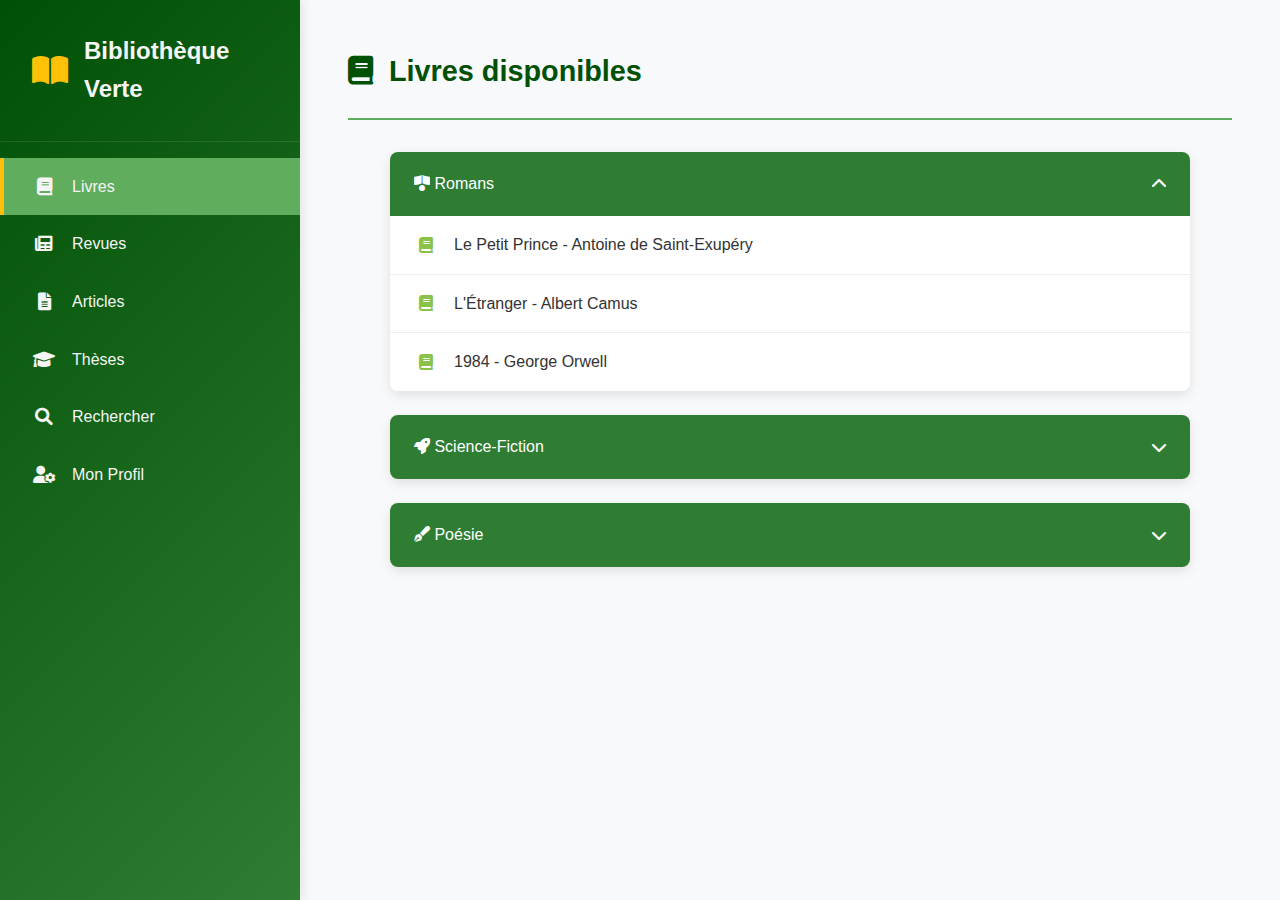
<file: BIBLIOTHEQUE/authentification/templates/lecture.html>
<!DOCTYPE html>
<html lang="fr">
<head>
    <meta charset="UTF-8">
    <meta name="viewport" content="width=device-width, initial-scale=1.0">
    <title>Bibliothèque en Ligne</title>
    <link rel="stylesheet" href="https://cdnjs.cloudflare.com/ajax/libs/font-awesome/6.0.0-beta3/css/all.min.css">
    <style>
        :root {
            --primary-color: #2e7d32;
            --primary-light: #60ad5e;
            --primary-dark: #005005;
            --secondary-color: #8bc34a;
            --accent-color: #ffc107;
            --text-light: #f5f5f5;
            --text-dark: #333;
            --background: #f8f9fa;
            --card-bg: #ffffff;
            --shadow: 0 4px 12px rgba(0, 0, 0, 0.1);
        }

        * {
            margin: 0;
            padding: 0;
            box-sizing: border-box;
        }

        body {
            font-family: 'Segoe UI', Tahoma, Geneva, Verdana, sans-serif;
            background-color: var(--background);
            color: var(--text-dark);
            display: flex;
            min-height: 100vh;
            line-height: 1.6;
        }

        /* Navigation verticale */
        .sidebar {
            width: 300px;
            background: linear-gradient(135deg, var(--primary-dark), var(--primary-color));
            color: var(--text-light);
            padding: 2rem 0;
            height: 100vh;
            position: sticky;
            top: 0;
            overflow-y: auto;
            box-shadow: 2px 0 10px rgba(0, 0, 0, 0.1);
        }

        .sidebar-header {
            padding: 0 2rem 2rem;
            border-bottom: 1px solid rgba(255, 255, 255, 0.1);
            display: flex;
            align-items: center;
            gap: 1rem;
        }

        .sidebar-header i {
            font-size: 2rem;
            color: var(--accent-color);
        }

        .sidebar-header h1 {
            font-size: 1.5rem;
            font-weight: 600;
        }

        .nav-menu {
            padding: 1rem 0;
        }

        .nav-item {
            list-style: none;
        }

        .nav-link {
            display: flex;
            align-items: center;
            gap: 1rem;
            padding: 1rem 2rem;
            color: var(--text-light);
            text-decoration: none;
            transition: all 0.3s;
            position: relative;
        }

        .nav-link:hover, .nav-link:focus {
            background-color: rgba(255, 255, 255, 0.1);
            padding-left: 2.5rem;
        }

        .nav-link i {
            width: 24px;
            text-align: center;
            font-size: 1.1rem;
        }

        .nav-link.active {
            background-color: var(--primary-light);
            font-weight: 500;
        }

        .nav-link.active::before {
            content: '';
            position: absolute;
            left: 0;
            top: 0;
            height: 100%;
            width: 4px;
            background-color: var(--accent-color);
        }

        /* Contenu principal */
        .main-content {
            flex: 1;
            padding: 3rem;
            max-width: calc(100% - 300px);
        }

        .page-header {
            display: flex;
            justify-content: space-between;
            align-items: center;
            margin-bottom: 2rem;
            padding-bottom: 1.5rem;
            border-bottom: 2px solid var(--primary-light);
        }

        .page-title {
            color: var(--primary-dark);
            font-size: 1.8rem;
            display: flex;
            align-items: center;
            gap: 1rem;
        }

        /* Liste déroulante des documents */
        .dropdown-container {
            max-width: 800px;
            margin: 0 auto;
        }

        .dropdown {
            margin-bottom: 1.5rem;
            border-radius: 8px;
            overflow: hidden;
            box-shadow: var(--shadow);
            transition: all 0.3s;
        }

        .dropdown:hover {
            box-shadow: 0 6px 16px rgba(0, 0, 0, 0.15);
        }

        .dropdown-header {
            background-color: var(--primary-color);
            color: white;
            padding: 1.2rem 1.5rem;
            cursor: pointer;
            display: flex;
            justify-content: space-between;
            align-items: center;
            font-weight: 500;
            transition: background-color 0.3s;
        }

        .dropdown-header:hover {
            background-color: var(--primary-light);
        }

        .dropdown-header i {
            transition: transform 0.3s;
        }

        .dropdown-header.active i {
            transform: rotate(180deg);
        }

        .dropdown-content {
            background-color: var(--card-bg);
            max-height: 0;
            overflow: hidden;
            transition: max-height 0.3s ease-out;
        }

        .dropdown-content.show {
            max-height: 1000px;
            transition: max-height 0.5s ease-in;
        }

        .documents-list {
            list-style: none;
        }

        .document-item {
            border-bottom: 1px solid #eee;
        }

        .document-item:last-child {
            border-bottom: none;
        }

        .document-link {
            display: block;
            padding: 1rem 1.5rem;
            color: var(--text-dark);
            text-decoration: none;
            display: flex;
            align-items: center;
            gap: 1rem;
            transition: all 0.2s;
        }

        .document-link:hover {
            background-color: rgba(139, 195, 74, 0.1);
            padding-left: 2rem;
            color: var(--primary-dark);
        }

        .document-link i {
            color: var(--secondary-color);
            width: 24px;
            text-align: center;
        }

        /* Vue de lecture */
        .reader-container {
            background-color: var(--card-bg);
            border-radius: 8px;
            box-shadow: var(--shadow);
            padding: 2.5rem;
            margin: 2rem auto;
            max-width: 800px;
            display: none;
        }

        .reader-container.show {
            display: block;
            animation: fadeIn 0.5s;
        }

        @keyframes fadeIn {
            from { opacity: 0; transform: translateY(20px); }
            to { opacity: 1; transform: translateY(0); }
        }

        .document-title {
            color: var(--primary-dark);
            margin-bottom: 1.5rem;
            padding-bottom: 1rem;
            border-bottom: 2px solid var(--primary-light);
            font-size: 1.5rem;
            display: flex;
            align-items: center;
            gap: 1rem;
        }

        .document-title i {
            color: var(--accent-color);
        }

        .page-content {
            line-height: 1.8;
            margin-bottom: 2rem;
            min-height: 60vh;
            font-size: 1.1rem;
        }

        .page-number {
            text-align: center;
            color: var(--primary-light);
            font-weight: bold;
            margin-bottom: 1.5rem;
            font-size: 0.9rem;
        }

        .pagination {
            display: flex;
            justify-content: space-between;
            margin-top: 2rem;
        }

        .page-btn {
            padding: 0.8rem 1.5rem;
            background-color: var(--primary-color);
            color: white;
            border: none;
            border-radius: 4px;
            cursor: pointer;
            text-decoration: none;
            transition: all 0.3s;
            display: flex;
            align-items: center;
            gap: 0.5rem;
            font-weight: 500;
        }

        .page-btn:hover {
            background-color: var(--primary-dark);
            transform: translateY(-2px);
            box-shadow: 0 4px 8px rgba(0, 0, 0, 0.1);
        }

        .page-btn:disabled {
            background-color: #cccccc;
            cursor: not-allowed;
            transform: none;
            box-shadow: none;
        }

        .back-to-list {
            display: inline-block;
            margin-top: 2rem;
            padding: 0.6rem 1.2rem;
            background-color: var(--secondary-color);
            color: white;
            text-decoration: none;
            border-radius: 4px;
            transition: all 0.3s;
        }

        .back-to-list:hover {
            background-color: var(--primary-light);
        }

        /* Responsive */
        @media (max-width: 992px) {
            body {
                flex-direction: column;
            }

            .sidebar {
                width: 100%;
                height: auto;
                position: relative;
                padding: 1.5rem 0;
            }

            .main-content {
                max-width: 100%;
                padding: 2rem;
            }

            .dropdown-container {
                max-width: 100%;
            }
        }

        @media (max-width: 576px) {
            .main-content {
                padding: 1.5rem;
            }

            .reader-container {
                padding: 1.5rem;
            }

            .page-title {
                font-size: 1.5rem;
            }

            .document-title {
                font-size: 1.3rem;
            }
        }
    </style>
</head>
<body>
    <!-- Navigation verticale -->
    <nav class="sidebar">
        <div class="sidebar-header">
            <i class="fas fa-book-open"></i>
            <h1>Bibliothèque Verte</h1>
        </div>
        <ul class="nav-menu">
            <li class="nav-item">
                <a href="#livres" class="nav-link active">
                    <i class="fas fa-book"></i>
                    <span>Livres</span>
                </a>
            </li>
            <li class="nav-item">
                <a href="#revues" class="nav-link">
                    <i class="fas fa-newspaper"></i>
                    <span>Revues</span>
                </a>
            </li>
            <li class="nav-item">
                <a href="#articles" class="nav-link">
                    <i class="fas fa-file-alt"></i>
                    <span>Articles</span>
                </a>
            </li>
            <li class="nav-item">
                <a href="#theses" class="nav-link">
                    <i class="fas fa-graduation-cap"></i>
                    <span>Thèses</span>
                </a>
            </li>
            <li class="nav-item">
                <a href="#" class="nav-link">
                    <i class="fas fa-search"></i>
                    <span>Rechercher</span>
                </a>
            </li>
            <li class="nav-item">
                <a href="{% url 'espace_lecteur'%}" class="nav-link">
                    <i class="fas fa-user-cog"></i>
                    <span>Mon Profil</span>
                </a>
            </li>
        </ul>
    </nav>

    <!-- Contenu principal -->
    <main class="main-content">
        <!-- Section Livres (visible par défaut) -->
        <section id="livres">
            <div class="page-header">
                <h2 class="page-title"><i class="fas fa-book"></i> Livres disponibles</h2>
            </div>

            <div class="dropdown-container">
                <!-- Roman -->
                <div class="dropdown">
                    <div class="dropdown-header" onclick="toggleDropdown(this)">
                        <span><i class="fas fa-book-reader"></i> Romans</span>
                        <i class="fas fa-chevron-down"></i>
                    </div>
                    <div class="dropdown-content" id="roman-dropdown">
                        <ul class="documents-list">
                            <li class="document-item">
                                <a href="#le-petit-prince" class="document-link" onclick="showDocument('le-petit-prince', 'Le Petit Prince', 3)">
                                    <i class="fas fa-book"></i>
                                    <span>Le Petit Prince - Antoine de Saint-Exupéry</span>
                                </a>
                            </li>
                            <li class="document-item">
                                <a href="#letranger" class="document-link" onclick="showDocument('letranger', 'L\'Étranger', 2)">
                                    <i class="fas fa-book"></i>
                                    <span>L'Étranger - Albert Camus</span>
                                </a>
                            </li>
                            <li class="document-item">
                                <a href="#1984" class="document-link" onclick="showDocument('1984', '1984', 4)">
                                    <i class="fas fa-book"></i>
                                    <span>1984 - George Orwell</span>
                                </a>
                            </li>
                        </ul>
                    </div>
                </div>

                <!-- Science-Fiction -->
                <div class="dropdown">
                    <div class="dropdown-header" onclick="toggleDropdown(this)">
                        <span><i class="fas fa-rocket"></i> Science-Fiction</span>
                        <i class="fas fa-chevron-down"></i>
                    </div>
                    <div class="dropdown-content" id="sf-dropdown">
                        <ul class="documents-list">
                            <li class="document-item">
                                <a href="#dune" class="document-link" onclick="showDocument('dune', 'Dune', 5)">
                                    <i class="fas fa-book"></i>
                                    <span>Dune - Frank Herbert</span>
                                </a>
                            </li>
                            <li class="document-item">
                                <a href="#fondation" class="document-link" onclick="showDocument('fondation', 'Fondation', 3)">
                                    <i class="fas fa-book"></i>
                                    <span>Fondation - Isaac Asimov</span>
                                </a>
                            </li>
                        </ul>
                    </div>
                </div>

                <!-- Poésie -->
                <div class="dropdown">
                    <div class="dropdown-header" onclick="toggleDropdown(this)">
                        <span><i class="fas fa-pen-fancy"></i> Poésie</span>
                        <i class="fas fa-chevron-down"></i>
                    </div>
                    <div class="dropdown-content" id="poesie-dropdown">
                        <ul class="documents-list">
                            <li class="document-item">
                                <a href="#fleurs-du-mal" class="document-link" onclick="showDocument('fleurs-du-mal', 'Les Fleurs du Mal', 2)">
                                    <i class="fas fa-book"></i>
                                    <span>Les Fleurs du Mal - Charles Baudelaire</span>
                                </a>
                            </li>
                            <li class="document-item">
                                <a href="#alcools" class="document-link" onclick="showDocument('alcools', 'Alcools', 3)">
                                    <i class="fas fa-book"></i>
                                    <span>Alcools - Guillaume Apollinaire</span>
                                </a>
                            </li>
                        </ul>
                    </div>
                </div>
            </div>
        </section>

        <!-- Vue de lecture -->
        <div id="reader-view" class="reader-container">
            <h2 class="document-title"><i class="fas fa-book-open"></i> <span id="doc-title">Titre du document</span></h2>
            <div class="page-number">Page <span id="current-page">1</span> sur <span id="total-pages">3</span></div>
            <div class="page-content" id="page-content">
                <!-- Le contenu de la page sera injecté ici -->
            </div>

            <div class="pagination">
                <a href="#" class="page-btn" id="prev-btn" onclick="prevPage()"><i class="fas fa-arrow-left"></i> Précédent</a>
                <a href="#" class="page-btn" id="next-btn" onclick="nextPage()">Suivant <i class="fas fa-arrow-right"></i></a>
            </div>

            <a href="#" class="back-to-list" onclick="hideReader()"><i class="fas fa-arrow-left"></i> Retour à la liste</a>
        </div>
    </main>

    <!-- Contenu des documents -->
    <!-- Le Petit Prince -->
    <div id="le-petit-prince-content" style="display:none;">
        <div data-page="1">
            <h3>Chapitre 1</h3>
            <p>Lorsque j'avais six ans j'ai vu, une fois, une magnifique image, dans un livre sur la Forêt Vierge qui s'appelait "Histoires Vécues". Ça représentait un serpent boa qui avalait un fauve. Voilà la copie du dessin.</p>
            <p>On disait dans le livre: "Les serpents boas avalent leur proie tout entière, sans la mâcher. Ensuite ils ne peuvent plus bouger et ils dorment pendant les six mois de leur digestion."</p>
        </div>
        <div data-page="2">
            <h3>Chapitre 2</h3>
            <p>C'est ainsi que j'ai vécu seul, sans personne avec qui parler véritablement, jusqu'à une panne dans le désert du Sahara, il y a six ans. Quelque chose s'était cassé dans mon moteur.</p>
            <p>Et comme je n'avais avec moi ni mécanicien, ni passagers, je me préparai à essayer de réussir, tout seul, une réparation difficile. C'était pour moi une question de vie ou de mort. J'avais à peine de l'eau à boire pour huit jours.</p>
        </div>
        <div data-page="3">
            <h3>Chapitre 3</h3>
            <p>La première nuit, j'ai donc dormi sur le sable à mille milles de toute terre habitée. J'étais bien plus isolé qu'un naufragé sur un radeau au milieu de l'océan. Alors vous imaginez ma surprise, au lever du jour, quand une drôle de petite voix m'a réveillé.</p>
            <p>Elle disait: "S'il vous plaît... dessine-moi un mouton!"</p>
        </div>
    </div>

    <!-- L'Étranger -->
    <div id="letranger-content" style="display:none;">
        <div data-page="1">
            <h3>Première partie</h3>
            <p>Aujourd'hui, maman est morte. Ou peut-être hier, je ne sais pas. J'ai reçu un télégramme de l'asile: «Mère décédée. Enterrement demain. Sentiments distingués.» Cela ne veut rien dire. C'était peut-être hier.</p>
            <p>L'asile de vieillards est à Marengo, à quatre-vingts kilomètres d'Alger. Je prendrai l'autobus à deux heures et j'arriverai dans l'après-midi. Ainsi, je pourrai veiller et je rentrerai demain soir.</p>
        </div>
        <div data-page="2">
            <h3>Première partie (suite)</h3>
            <p>J'ai demandé deux jours de congé à mon patron et il ne pouvait pas me les refuser avec une excuse pareille. Mais il n'avait pas l'air content. Je lui ai même dit: «Ce n'est pas de ma faute.» Il n'a pas répondu. J'ai pensé alors que je n'aurais pas dû lui dire cela. En somme, je n'avais pas à m'excuser.</p>
        </div>
    </div>

    <!-- Script pour gérer l'affichage -->
    <script>
        // Variables globales
        let currentDoc = null;
        let currentPage = 1;
        let totalPages = 1;

        // Fonction pour basculer les listes déroulantes
        function toggleDropdown(header) {
            header.classList.toggle('active');
            const content = header.nextElementSibling;
            content.classList.toggle('show');
        }

        // Fonction pour afficher un document
        function showDocument(docId, title, pages) {
            // Masquer la liste des documents
            document.querySelector('.dropdown-container').style.display = 'none';
            
            // Afficher le lecteur
            const reader = document.getElementById('reader-view');
            reader.classList.add('show');
            
            // Mettre à jour les informations du document
            document.getElementById('doc-title').textContent = title;
            document.getElementById('total-pages').textContent = pages;
            
            // Stocker les informations actuelles
            currentDoc = docId;
            currentPage = 1;
            totalPages = pages;
            
            // Charger la première page
            loadPage();
        }

        // Fonction pour masquer le lecteur
        function hideReader() {
            document.querySelector('.dropdown-container').style.display = 'block';
            document.getElementById('reader-view').classList.remove('show');
        }

        // Fonction pour charger une page
        function loadPage() {
            const contentDiv = document.getElementById('page-content');
            const pageContent = document.querySelector(`#${currentDoc}-content div[data-page="${currentPage}"]`);
            
            if (pageContent) {
                contentDiv.innerHTML = pageContent.innerHTML;
            } else {
                contentDiv.innerHTML = '<p>Page non trouvée.</p>';
            }
            
            // Mettre à jour le numéro de page
            document.getElementById('current-page').textContent = currentPage;
            
            // Gérer les boutons de pagination
            document.getElementById('prev-btn').disabled = currentPage <= 1;
            document.getElementById('next-btn').disabled = currentPage >= totalPages;
        }

        // Fonction pour la page précédente
        function prevPage() {
            if (currentPage > 1) {
                currentPage--;
                loadPage();
            }
        }

        // Fonction pour la page suivante
        function nextPage() {
            if (currentPage < totalPages) {
                currentPage++;
                loadPage();
            }
        }

        // Ouvrir la première dropdown par défaut
        document.addEventListener('DOMContentLoaded', function() {
            document.querySelector('.dropdown-header').click();
        });
    </script>
</body>
</html>
</file>
